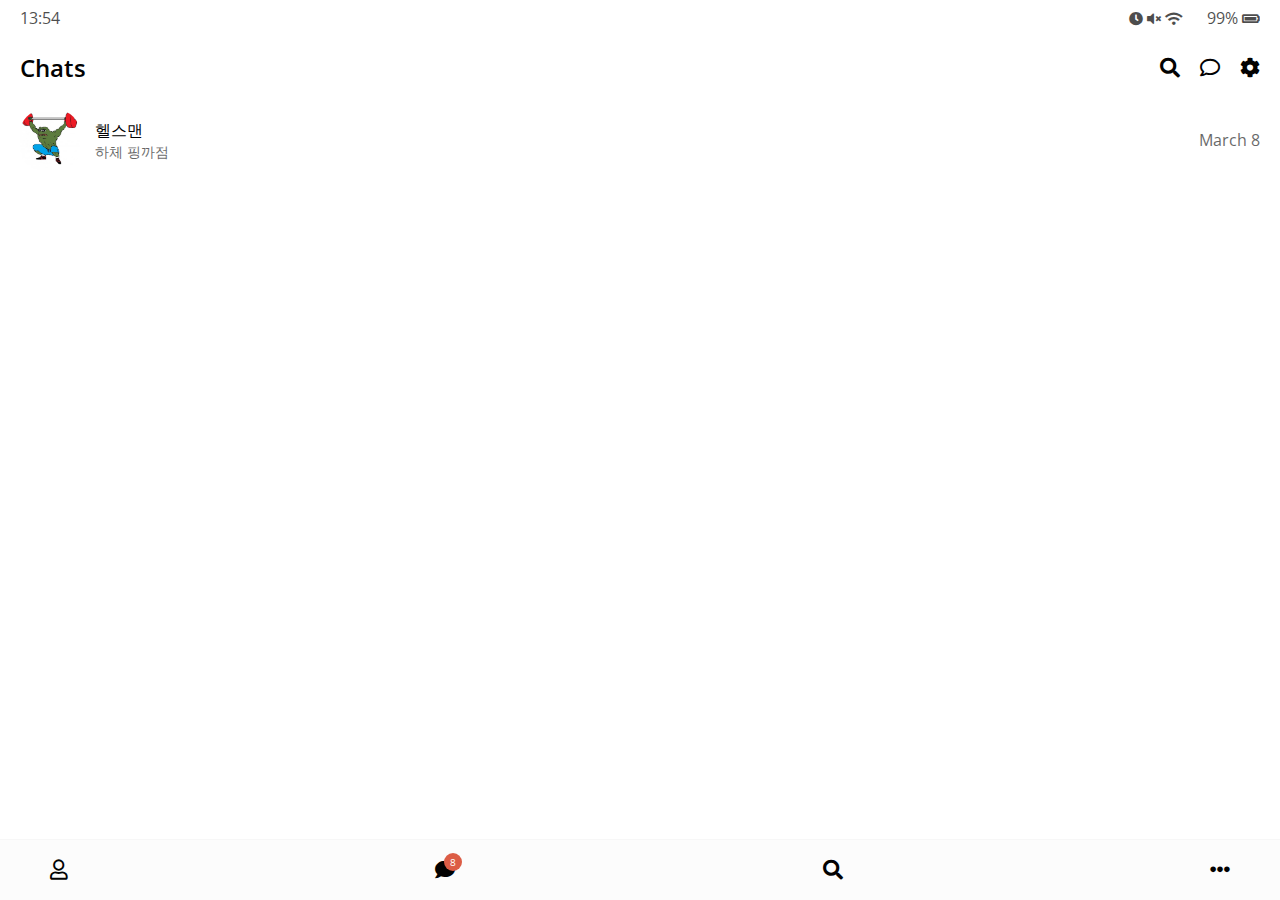
<file: index.html>
<!DOCTYPE html>
<html lang="en">
  <head>
    <meta charset="UTF-8" />
    <meta name="viewport" content="width=device-width, initial-scale=1.0" />
    <link
      rel="stylesheet"
      href="https://cdnjs.cloudflare.com/ajax/libs/font-awesome/5.8.2/css/all.min.css"
    />
    <link rel="stylesheet" href="css/styles.css" />
    <title>Chats | Kakao Clone</title>
  </head>
  <body>
    <div class="status-bar">
      <div class="status-bar__column">
        <span class="status-bar__clock">13:54</span>
      </div>
      <div class="status-bar__column">
        <i class="fas fa-clock"></i>
        <i class="fas fa-volume-mute"></i>
        <i class="fas fa-wifi"></i>
        <span class="status-bar__battery-level">99%</span>
        <i class="fas fa-battery-full"></i>
      </div>
    </div>
    <header class="header">
      <div class="header__header-column">
        <h1 class="header__title">Chats</h1>
      </div>
      <div class="header__header-column">
        <span class="header__icon"> <i class="fas fa-search"></i></span>
        <span class="header__icon">
          <i class="far fa-comment"></i>
        </span>
        <span class="header__icon">
          <i class="fas fa-cog"></i>
        </span>
      </div>
    </header>
    <main class="chats">
      <ul class="chats__list">
        <li class="chats__chat chat">
          <a href="chat.html">
            <div class="chats__chat friend friend">
              <div class="friend__column">
                <img
                  src="images/gym-frog.jpg"
                  class="m-avatar friend__avatar"
                />
                <div class="friend__content">
                  <span class="friend__name">
                    헬스맨
                  </span>
                  <span class="friend__bottom-text">
                    하체 핑까점
                  </span>
                </div>
              </div>
              <div class="friend__column">
                <span class="chat__timestamp">
                  March 8
                </span>
              </div>
            </div>
          </a>
        </li>
      </ul>
    </main>
    <nav class="nav">
      <ul class="nav__list">
        <li class="nav__list-item">
          <a href="friends.html" class="nav__list-link">
            <i class="far fa-user"></i>
          </a>
        </li>
        <li class="nav__list-item">
          <a href="index.html" class="nav__list-link">
            <div class="nav__badge">8</div>
            <i class="fas fa-comment"></i>
          </a>
        </li>
        <li class="nav__list-item">
          <a href="find.html" class="nav__list-link">
            <i class="fas fa-search"></i>
          </a>
        </li>
        <li class="nav__list-item">
          <a href="more.html" class="nav__list-link">
            <i class="fas fa-ellipsis-h"></i>
          </a>
        </li>
      </ul>
    </nav>
  </body>
</html>
</file>
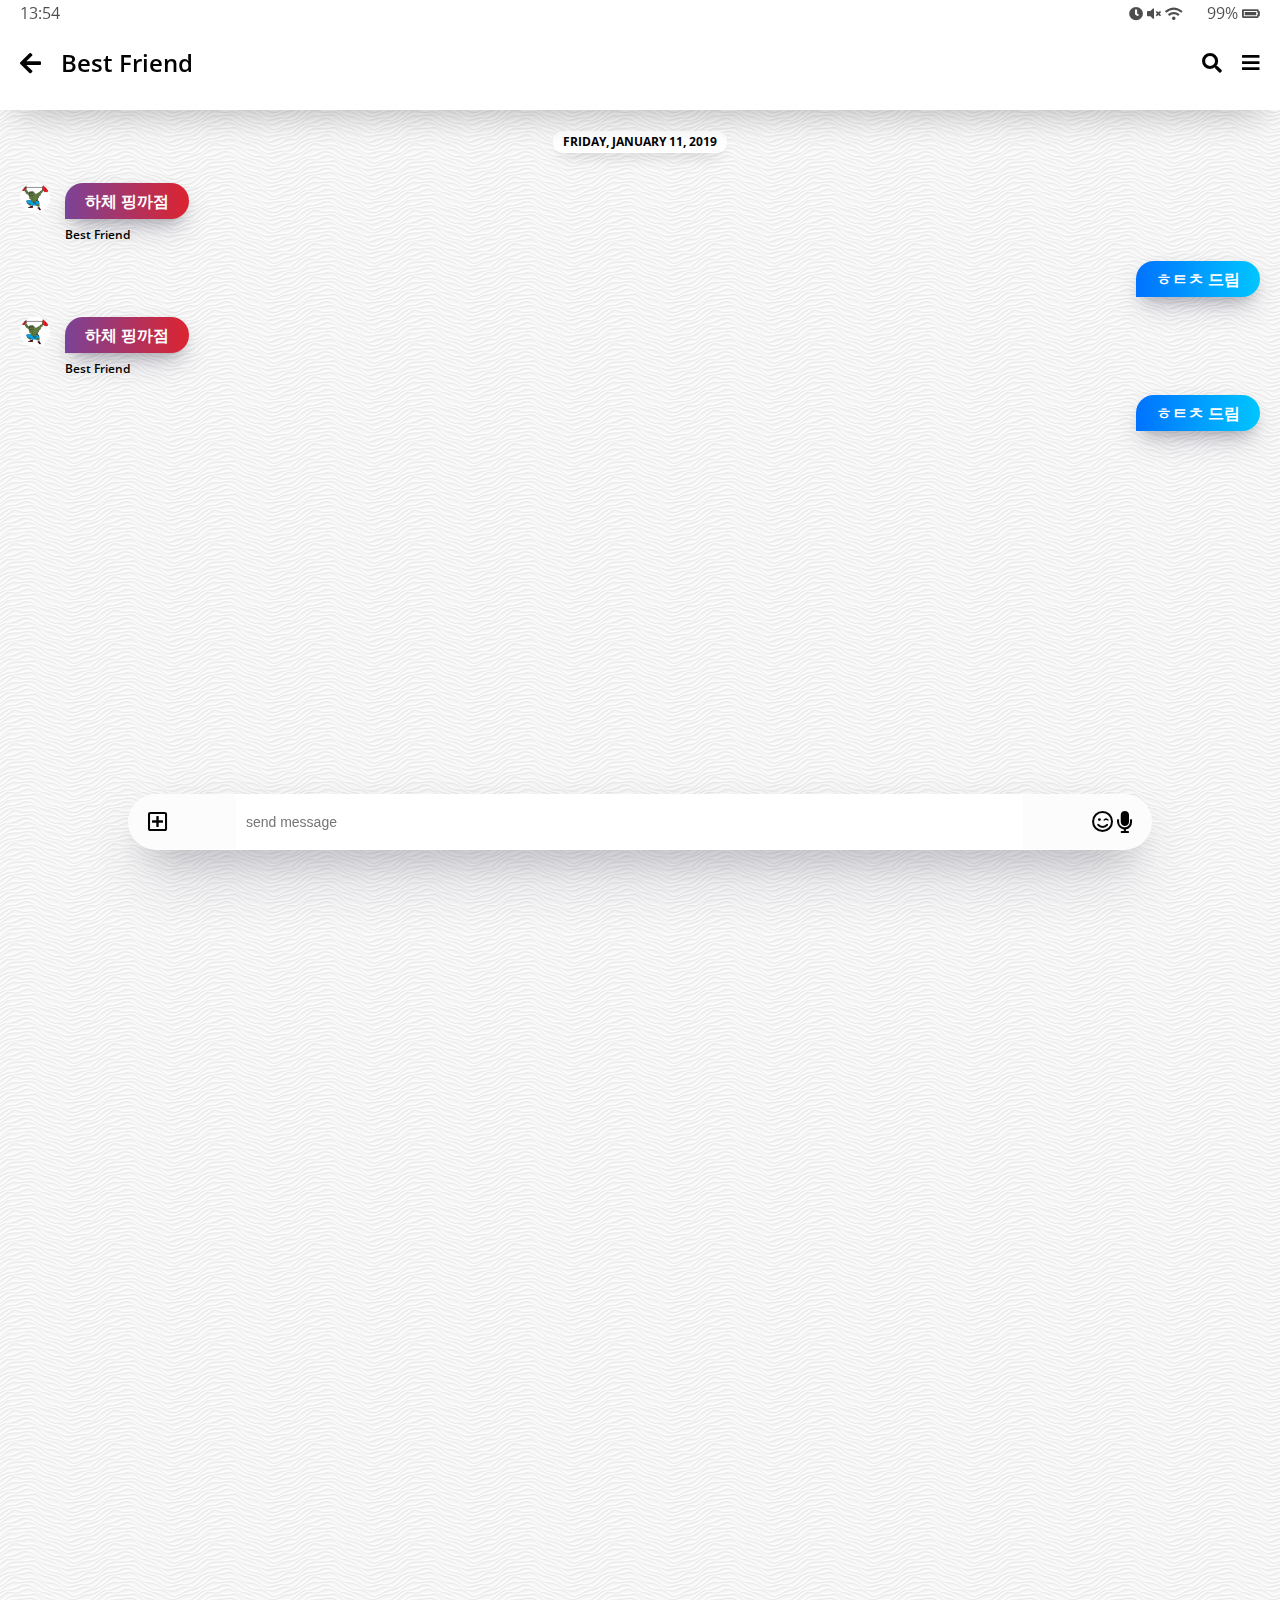
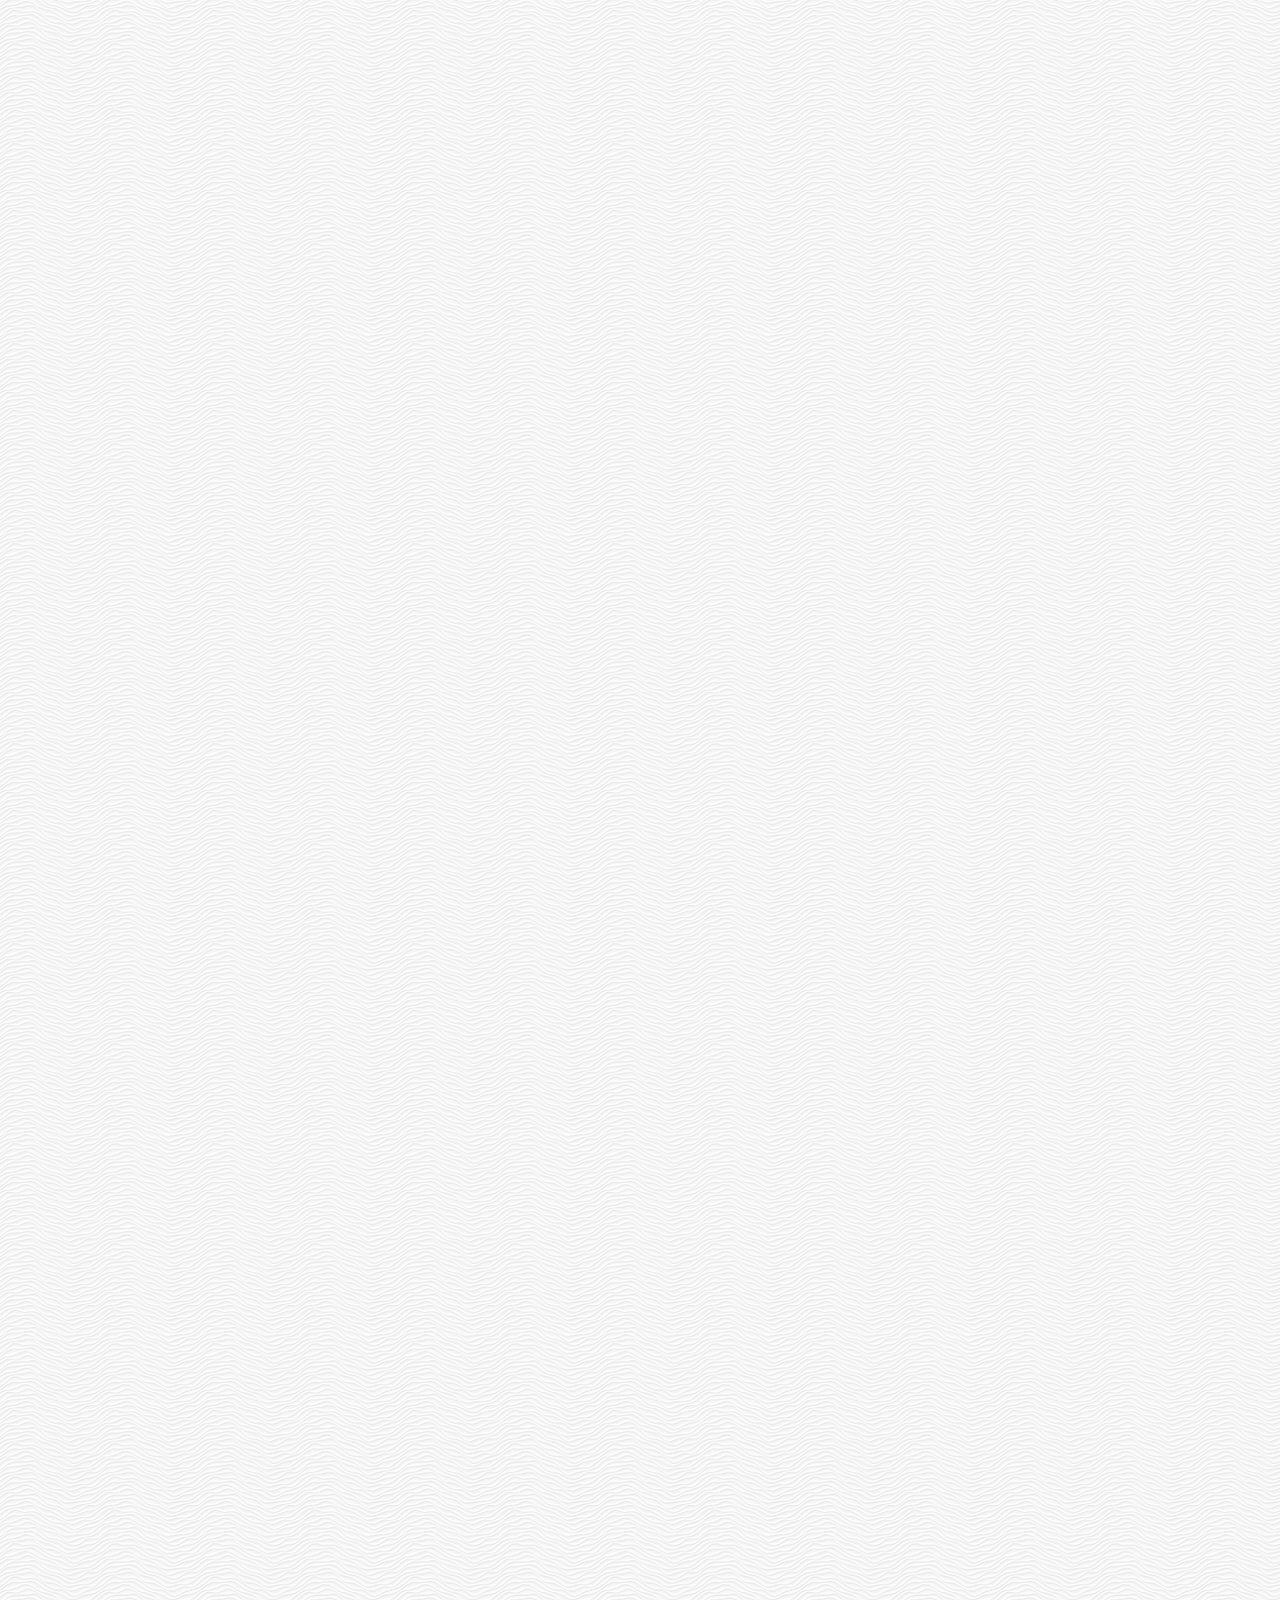
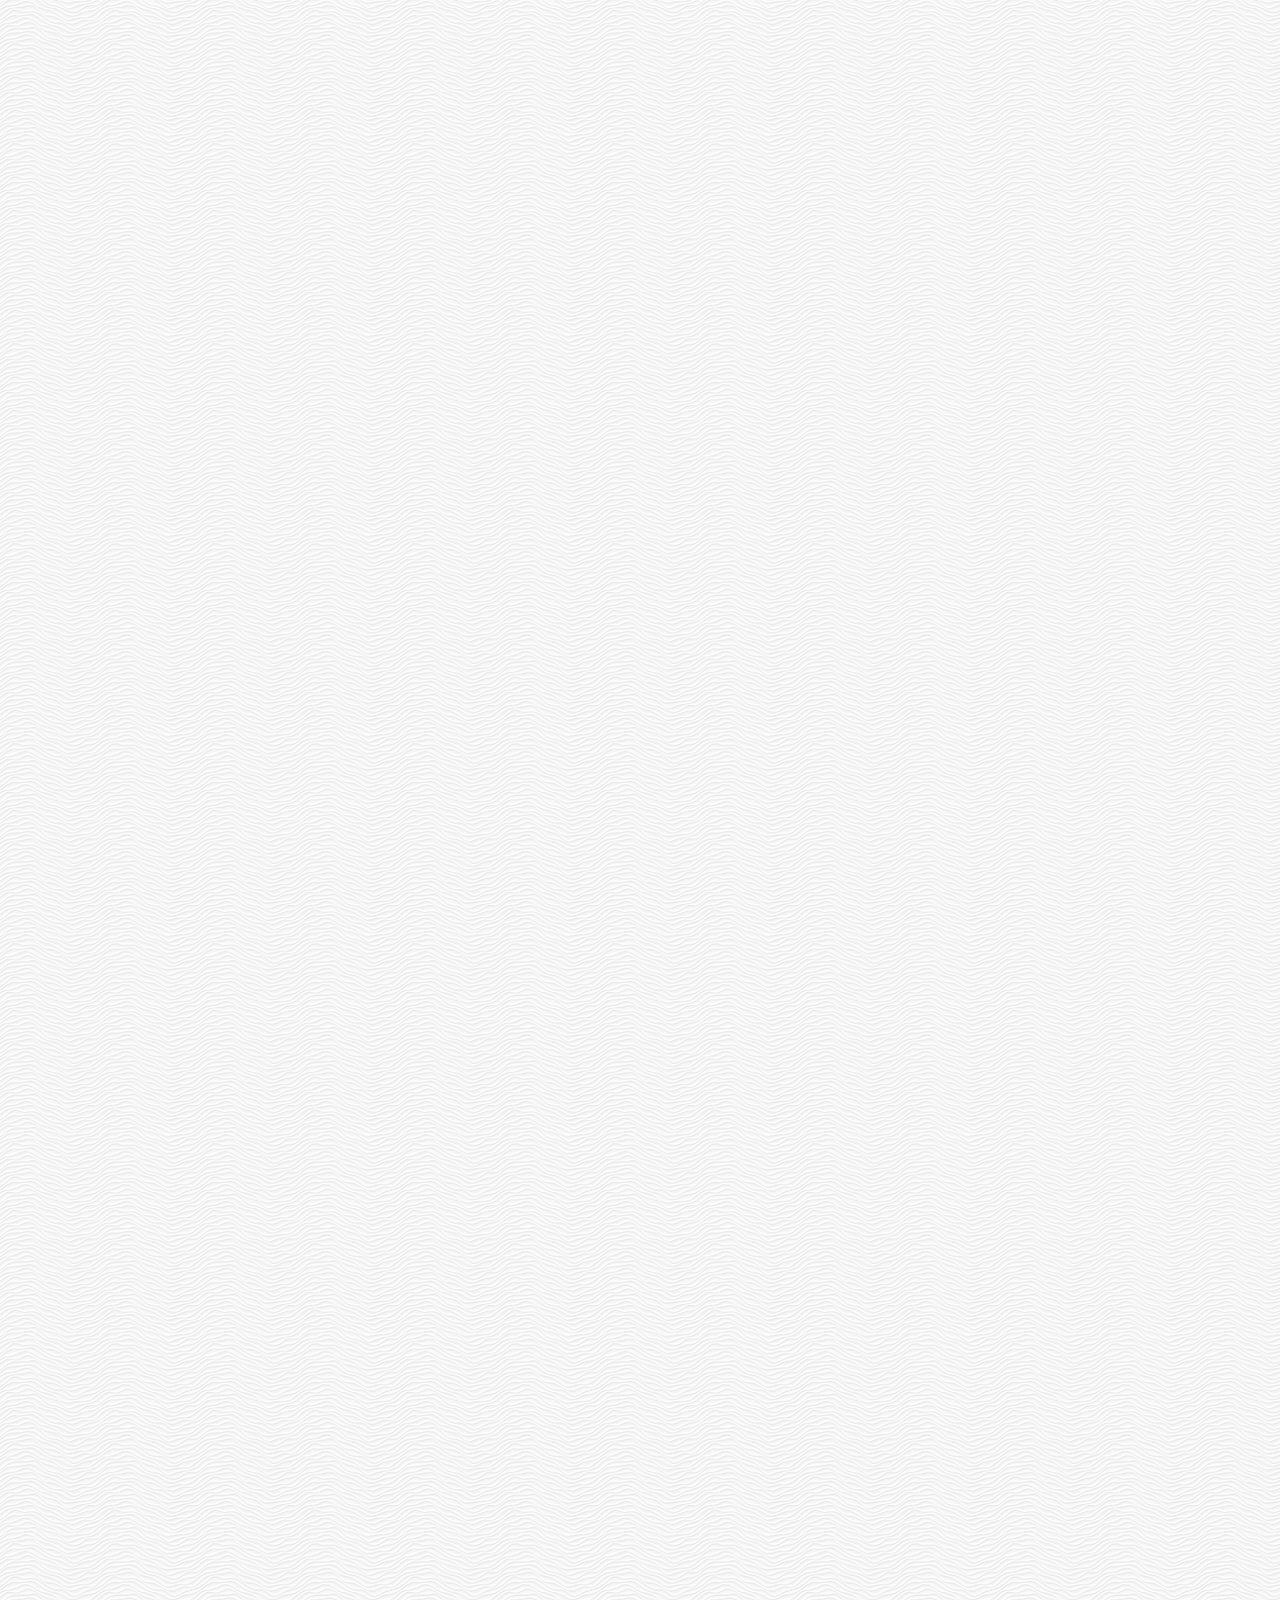
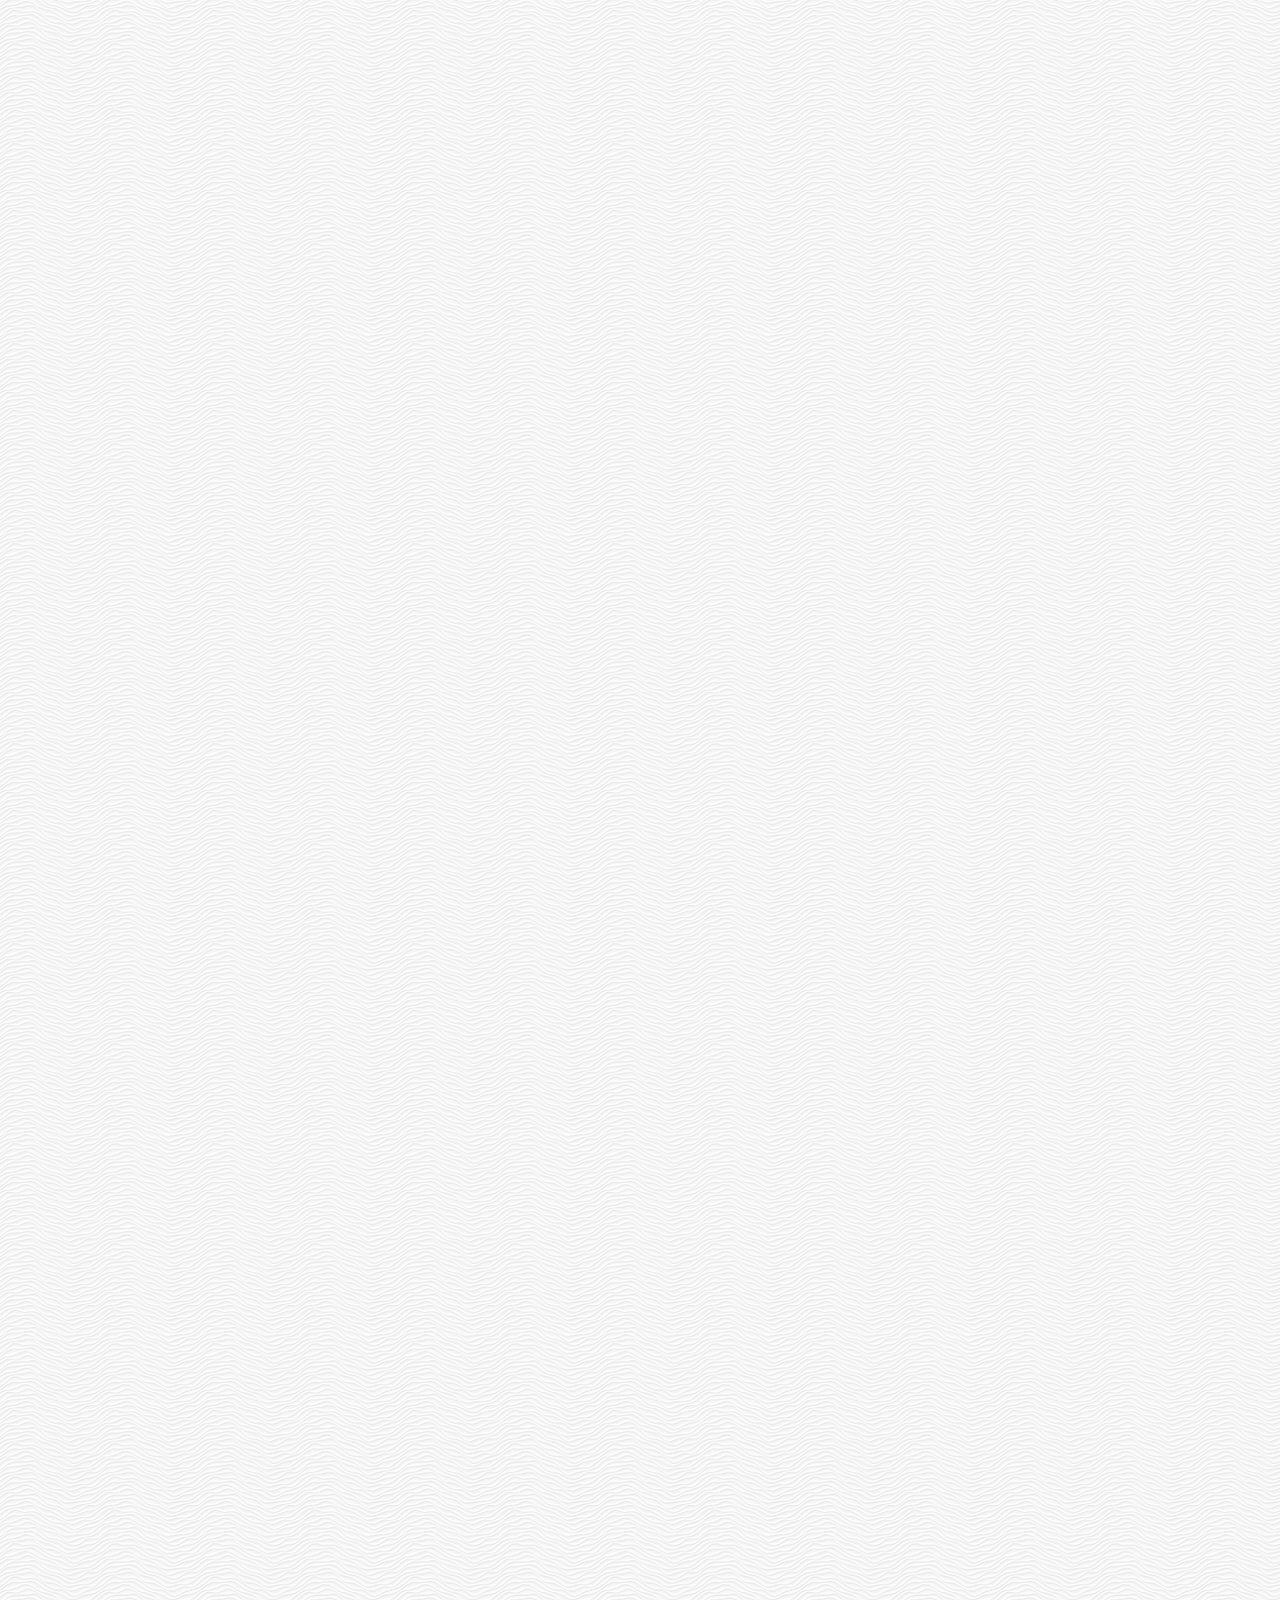
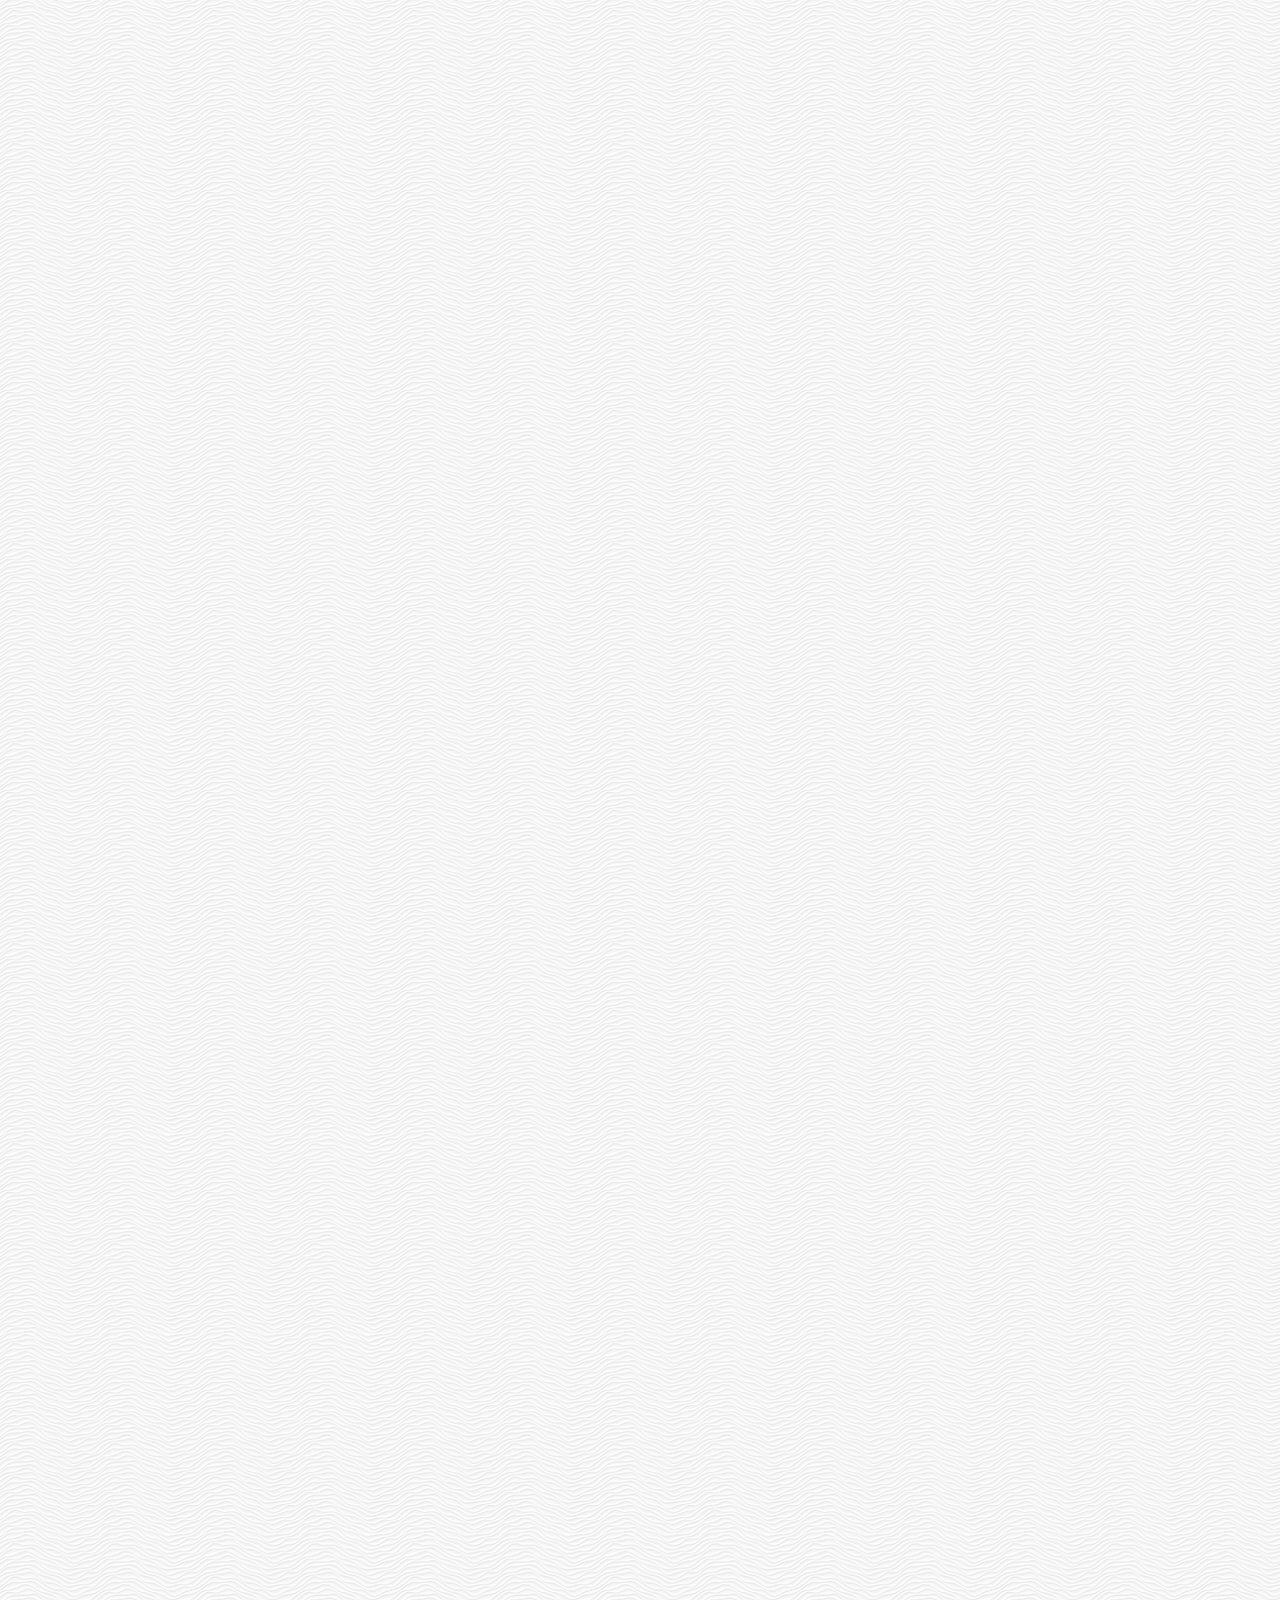
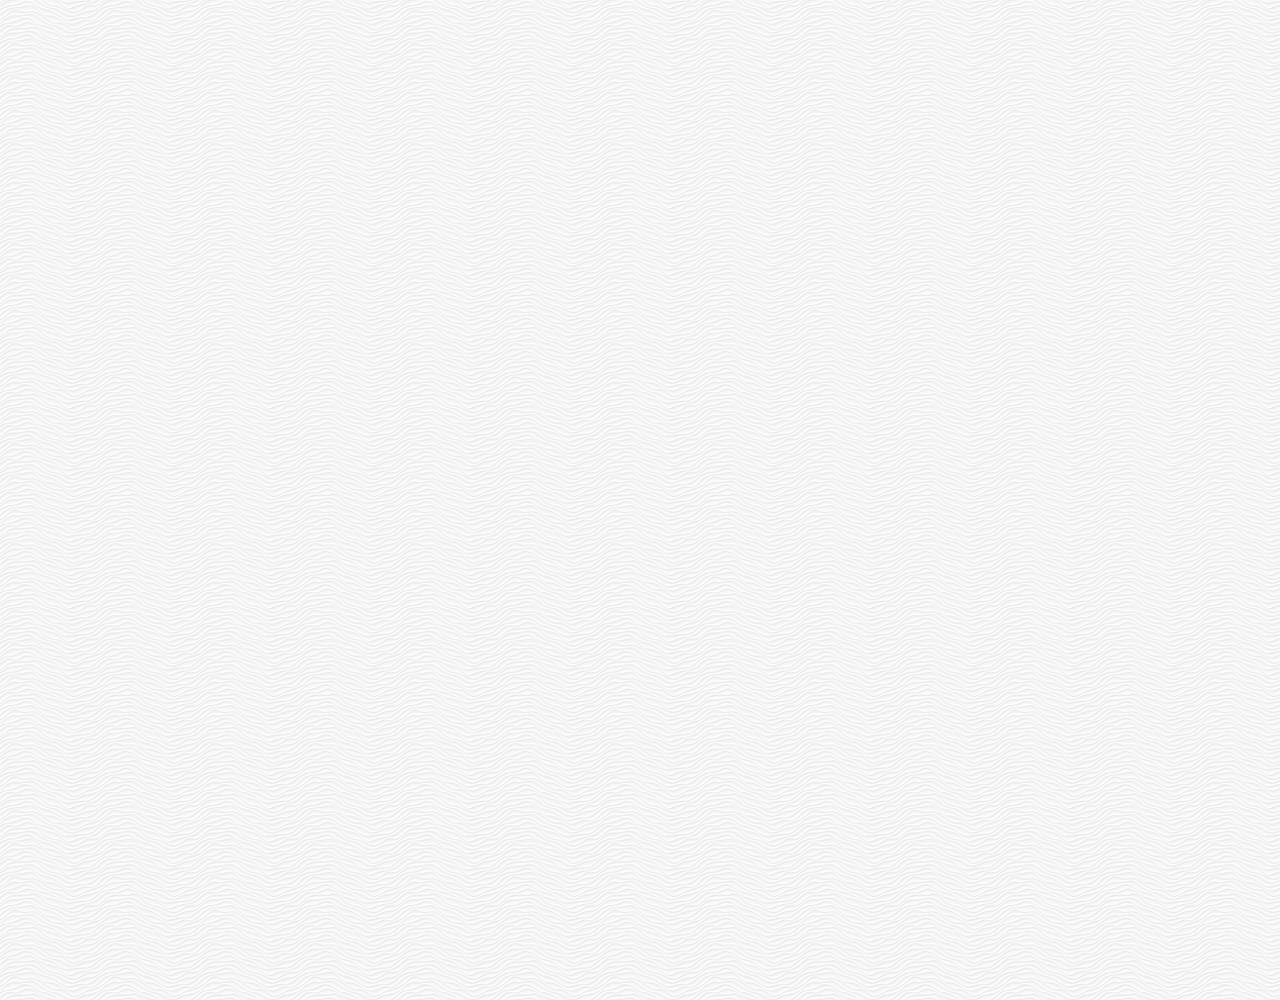
<file: chat.html>
<!DOCTYPE html>
<html lang="en">
  <head>
    <meta charset="UTF-8" />
    <meta name="viewport" content="width=device-width, initial-scale=1.0" />
    <link
      rel="stylesheet"
      href="https://cdnjs.cloudflare.com/ajax/libs/font-awesome/5.8.2/css/all.min.css"
    />
    <link rel="stylesheet" href="css/styles.css" />
    <title>Chat | Kakao Clone</title>
  </head>
  <body class="chats-body">
    <div class="header-wrapper">
      <div class="status-bar">
        <div class="status-bar__column">
          <span class="status-bar__clock">13:54</span>
        </div>
        <div class="status-bar__column">
          <i class="fas fa-clock"></i>
          <i class="fas fa-volume-mute"></i>
          <i class="fas fa-wifi"></i>
          <span class="status-bar__battery-level">99%</span>
          <i class="fas fa-battery-full"></i>
        </div>
      </div>
      <header class="header">
        <div class="header__header-column">
          <a href="index.html" class="header__back-btn">
            <i class="fas fa-arrow-left"></i>
          </a>
          <h1 class="header__title">Best Friend</h1>
        </div>
        <div class="header__header-column">
          <span class="header__icon">
            <i class="fas fa-search"></i>
          </span>
          <div class="header__icon">
            <i class="fas fa-bars"></i>
          </div>
        </div>
      </header>
    </div>
    <main class="chat-screen">
      <ul class="chat__messages">
        <span class="chat__timestamp">Friday, January 11, 2019</span>
        <li class="incoming-message message">
          <img src="images/gym-frog.jpg" class="m-avatar message__avatar" />
          <div class="message__content">
            <span class="message__bubble">
              하체 핑까점
            </span>
            <span class="message__author">Best Friend</span>
          </div>
        </li>
        <li class="sent-message message">
          <div class="message__content">
            <span class="message__bubble">
              ㅎㅌㅊ 드림
            </span>
          </div>
          <li class="incoming-message message">
            <img src="images/gym-frog.jpg" class="m-avatar message__avatar" />
            <div class="message__content">
              <span class="message__bubble">
                하체 핑까점
              </span>
              <span class="message__author">Best Friend</span>
            </div>
          </li>
          <li class="sent-message message">
            <div class="message__content">
              <span class="message__bubble">
                ㅎㅌㅊ 드림
              </span>
        </li>
      </ul>
    </main>
    <div class="chat__write">
      <div class="chat__write-column">
        <i class="far fa-plus-square"></i>
      </div>
      <div class="chat__write-column">
        <input type="text" placeholder="send message" />
      </div>
      <div class="chat__write-column">
        <span class="chat__write-icon">
          <i class="far fa-smile-wink"></i>
        </span>
        <span class="chat__write-icon">
          <i class="fas fa-microphone"></i>
        </span>
      </div>
    </div>
  </body>
</html>
</file>
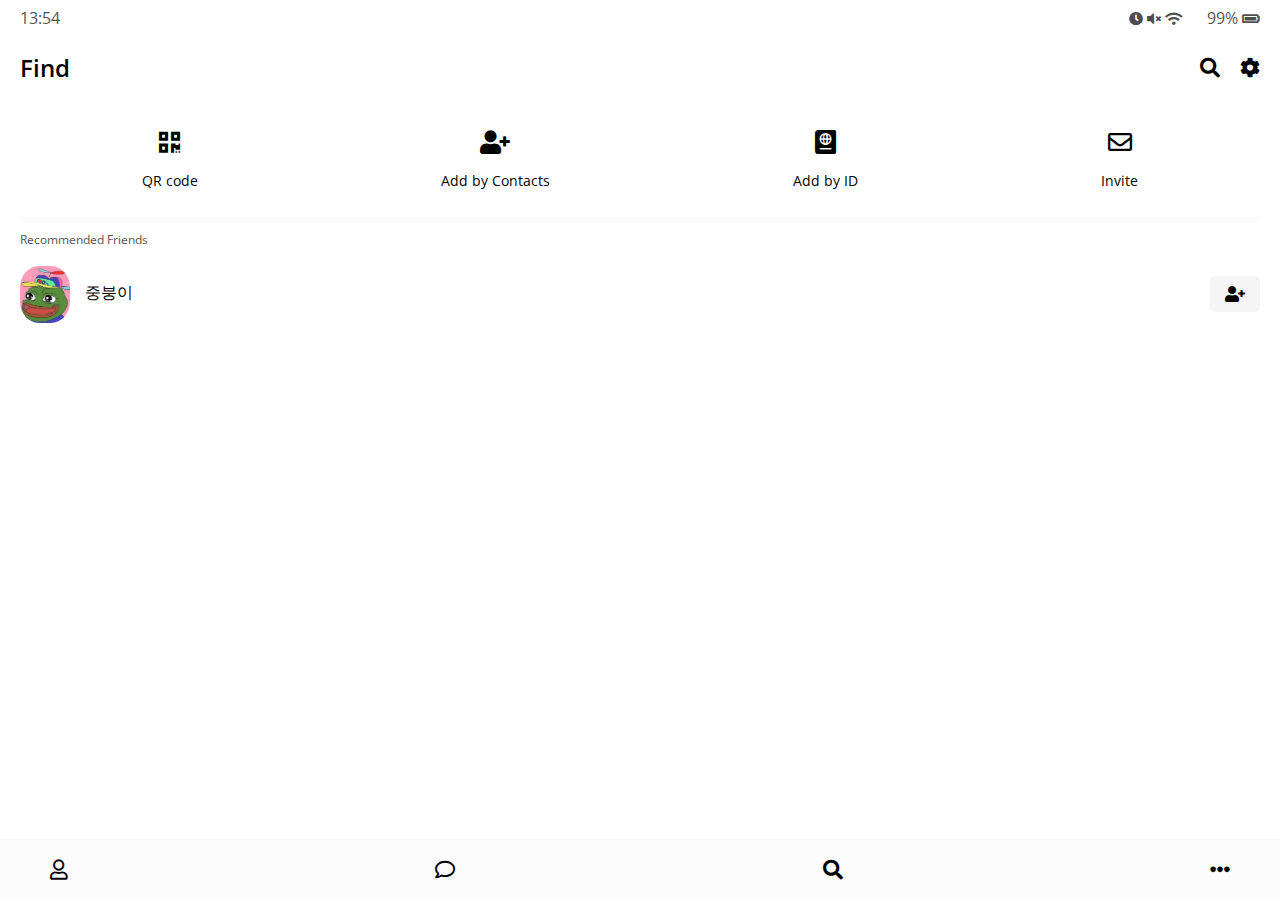
<file: find.html>
<!DOCTYPE html>
<html lang="en">
  <head>
    <meta charset="UTF-8" />
    <meta name="viewport" content="width=device-width, initial-scale=1.0" />
    <link
      rel="stylesheet"
      href="https://cdnjs.cloudflare.com/ajax/libs/font-awesome/5.8.2/css/all.min.css"
    />
    <link rel="stylesheet" href="css/styles.css" />
    <title>Find | Kakao Clone</title>
  </head>
  <body>
    <div class="status-bar">
      <div class="status-bar__column">
        <span class="status-bar__clock">13:54</span>
      </div>
      <div class="status-bar__column">
        <i class="fas fa-clock"></i>
        <i class="fas fa-volume-mute"></i>
        <i class="fas fa-wifi"></i>
        <span class="status-bar__battery-level">99%</span>
        <i class="fas fa-battery-full"></i>
      </div>
    </div>
    <header class="header">
      <div class="header__header-column">
        <h1 class="header__title">Find</h1>
      </div>
      <div class="header__header-column">
        <span class="header__icon"> <i class="fas fa-search"></i></span>

        <span class="header__icon">
          <i class="fas fa-cog"></i>
        </span>
      </div>
    </header>
    <main class="find">
      <header class="find__header">
        <ul class="find__header-list">
          <li class="find__header-btn header-btn">
            <span class="header-btn__icon">
              <i class="fas fa-qrcode fa-2x"></i>
            </span>
            <span class="header-btn__title">
              QR code
            </span>
          </li>
          <li class="find__header-btn header-btn">
            <span class="header-btn__icon">
              <i class="fas fa-user-plus fa-2x"></i>
            </span>
            <span class="header-btn__title">
              Add by Contacts
            </span>
          </li>

          <li class="find__header-btn header-btn">
            <span class="header-btn__icon">
              <i class="fas fa-passport fa-2x"></i>
            </span>
            <span class="header-btn__title">
              Add by ID
              <li class="find__header-btn header-btn">
                <span class="header-btn__icon">
                  <i class="far fa-envelope fa-2x"></i>
                </span>
                <span class="header-btn__title">
                  Invite
                </span>
              </li></span
            >
          </li>
        </ul>
      </header>
      <ul class="find__recommended">
        <h5 class="find__title">
          Recommended Friends
        </h5>
        <li class="find__friend friend friend">
          <div class="friend__column">
            <img src="images/child_frog.jpeg" class="friend__avatar" />
            <div class="friend__content">
              <span class="friend__name">
                중붕이
              </span>
            </div>
          </div>
          <div class="friend__column">
            <div class="friend__add-btn">
              <i class="fas fa-user-plus"></i>
            </div>
          </div>
        </li>
      </ul>
    </main>
    <nav class="nav">
      <ul class="nav__list">
        <li class="nav__list-item">
          <a href="friends.html" class="nav__list-link">
            <i class="far fa-user"></i>
          </a>
        </li>
        <li class="nav__list-item">
          <a href="index.html" class="nav__list-link">
            <i class="far fa-comment"></i>
          </a>
        </li>
        <li class="nav__list-item">
          <a href="find.html" class="nav__list-link">
            <i class="fas fa-search"></i>
          </a>
        </li>
        <li class="nav__list-item">
          <a href="more.html" class="nav__list-link">
            <i class="fas fa-ellipsis-h"></i>
          </a>
        </li>
      </ul>
    </nav>
  </body>
</html>
</file>
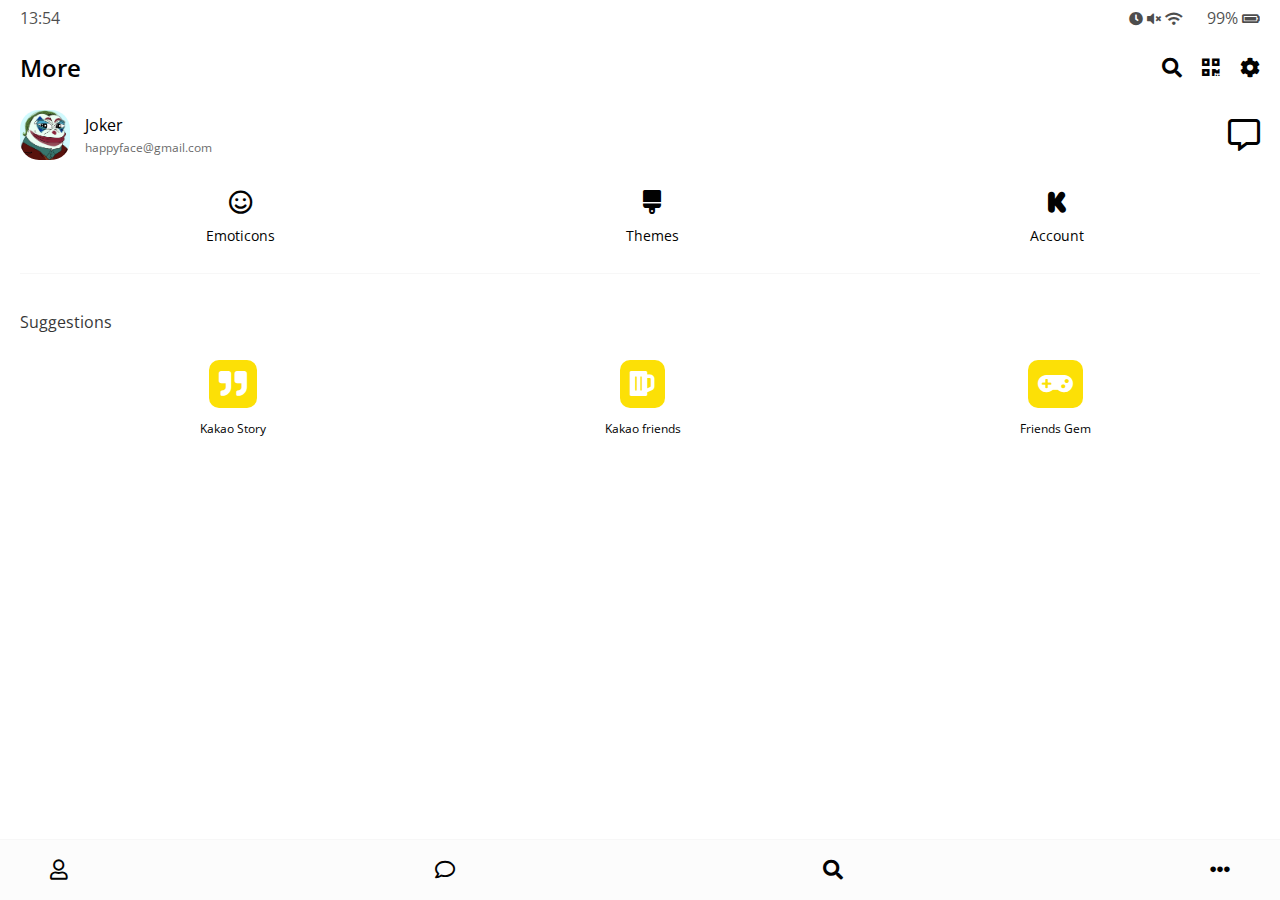
<file: more.html>
<!DOCTYPE html>
<html lang="en">
  <head>
    <meta charset="UTF-8" />
    <meta name="viewport" content="width=device-width, initial-scale=1.0" />
    <link
      rel="stylesheet"
      href="https://cdnjs.cloudflare.com/ajax/libs/font-awesome/5.8.2/css/all.min.css"
    />
    <link rel="stylesheet" href="css/styles.css" />
    <title>More | Kakao Clone</title>
  </head>
  <body>
    <div class="status-bar">
      <div class="status-bar__column">
        <span class="status-bar__clock">13:54</span>
      </div>
      <div class="status-bar__column">
        <i class="fas fa-clock"></i>
        <i class="fas fa-volume-mute"></i>
        <i class="fas fa-wifi"></i>
        <span class="status-bar__battery-level">99%</span>
        <i class="fas fa-battery-full"></i>
      </div>
    </div>
    <header class="header">
      <div class="header__header-column">
        <h1 class="header__title">More</h1>
      </div>
      <div class="header__header-column">
        <span class="header__icon"> <i class="fas fa-search"></i></span>
        <span class="header__icon">
          <i class="fas fa-qrcode"></i>
        </span>
        <span class="header__icon">
          <a href="settings.html">
            <i class="fas fa-cog"></i>
          </a>
        </span>
      </div>
    </header>
    <main class="more">
      <header class="more__header">
        <div class="friends__friend friend friend">
          <div class="friend__column">
            <img src="images/joker_frog.jpg" class="g-avatar friend__avatar" />
            <div class="friend__content">
              <span class="friend__name">
                Joker
              </span>
              <span class="friend__status">
                happyface@gmail.com
              </span>
            </div>
          </div>
          <div class="friend__column">
            <i class="far fa-comment-alt fa-2x"></i>
          </div>
        </div>
        <ul class="more__btn-list">
          <li class="more__btn">
            <span class="more__btn-icon">
              <i class="far fa-smile fa-2x"></i>
            </span>
            <span class="more__btn-title">Emoticons</span>
          </li>
          <li class="more__btn">
            <span class="more__btn-icon">
              <i class="fas fa-brush fa-2x"></i>
            </span>
            <span class="more__btn-title">Themes</span>
          </li>
          <li class="more__btn">
            <span class="more__btn-icon">
              <i class="fab fa-kickstarter-k fa-2x"></i>
            </span>
            <span class="more__btn-title">Account</span>
          </li>
        </ul>
      </header>
      <section class="more__suggestions">
        <h5 class="more__title">Suggestions</h5>
        <ul class="more__suggestion-list">
          <li class="more__suggestion suggestion">
            <span class="suggestion__icon">
              <i class="fas fa-quote-right"></i>
            </span>
            <span class="suggestion__title">Kakao Story</span>
          </li>
          <li class="more__suggestion suggestion">
            <span class="suggestion__icon">
              <i class="fas fa-beer fa-2x"></i>
            </span>
            <span class="suggestion__title">Kakao friends</span>
          </li>
          <li class="more__suggestion suggestion">
            <span class="suggestion__icon">
              <i class="fas fa-gamepad fa-2x"></i>
            </span>
            <span class="suggestion__title">Friends Gem</span>
          </li>
        </ul>
      </section>
    </main>
    <nav class="nav">
      <ul class="nav__list">
        <li class="nav__list-item">
          <a href="friends.html" class="nav__list-link">
            <i class="far fa-user"></i>
          </a>
        </li>
        <li class="nav__list-item">
          <a href="index.html" class="nav__list-link">
            <i class="far fa-comment"></i>
          </a>
        </li>
        <li class="nav__list-item">
          <a href="find.html" class="nav__list-link">
            <i class="fas fa-search"></i>
          </a>
        </li>
        <li class="nav__list-item">
          <a href="more.html" class="nav__list-link">
            <i class="fas fa-ellipsis-h"></i>
          </a>
        </li>
      </ul>
    </nav>
  </body>
</html>
</file>
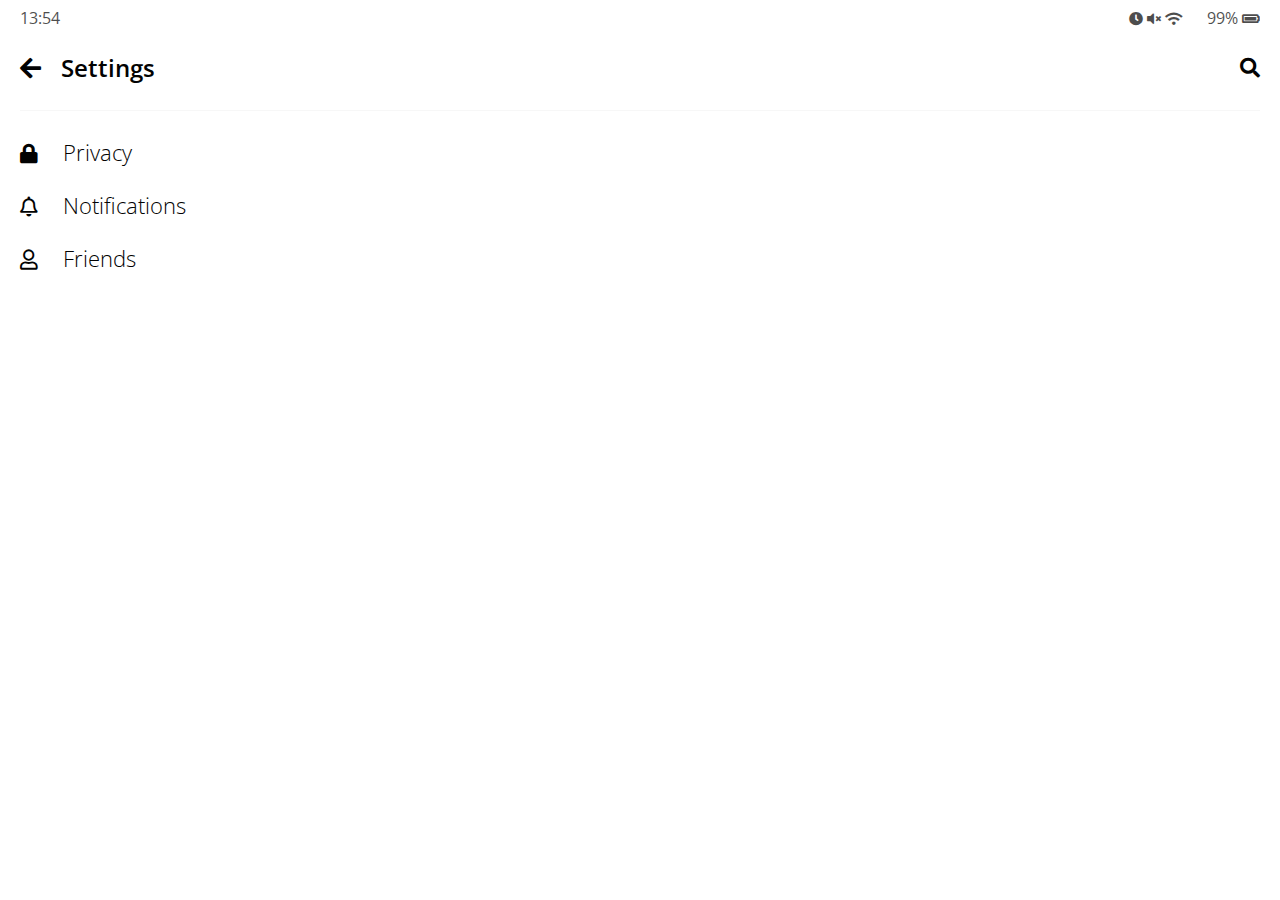
<file: settings.html>
<!DOCTYPE html>
<html lang="en">
  <head>
    <meta charset="UTF-8" />
    <meta name="viewport" content="width=device-width, initial-scale=1.0" />
    <link
      rel="stylesheet"
      href="https://cdnjs.cloudflare.com/ajax/libs/font-awesome/5.8.2/css/all.min.css"
    />
    <link rel="stylesheet" href="css/styles.css">
    <title>Settings | Kakao Clone</title>
  </head>
  <body>
    <div class="status-bar">
      <div class="status-bar__column">
        <span class="status-bar__clock">13:54</span>
      </div>
      <div class="status-bar__column">
        <i class="fas fa-clock"></i>
        <i class="fas fa-volume-mute"></i>
        <i class="fas fa-wifi"></i>
        <span class="status-bar__battery-level">99%</span>
        <i class="fas fa-battery-full"></i>
      </div>
      </div>
     <header class="header">
       <div class="header__header-column">
               <a href="more.html" class="header__back-btn">
               <i class="fas fa-arrow-left"></i>
           </a>
         <h1 class="header__title">Settings</h1>
       </div>
       <div class="header__header-column">
         <span class="header__icon">
           <i class="fas fa-search"></i></span>
         </span>
       </div>
     </header>
     <main class="settings">
         <section class="settings__sections">
         <ul class="settings__list">
             <li class="settings__setting">
                 <span class="settings__icon">
                    <i class="fas fa-lock"></i>
                 </span>
                 <span class="settings__title">Privacy</span>
                </li>
                <li class="settings__setting">
                    <span class="settings__icon">
                    <i class="far fa-bell"></i>
                    </span>
                    <span class="settings__title">Notifications</span>
                   </li>
                   <li class="settings__setting">
                    <span class="settings__icon">
                        <i class="far fa-user"></i>
                    </span>
                    <span class="settings__title">Friends</span>
                   </li>
         </ul>
        </section>
     </main>
  </body>
</html>
</file>
<file: css/styles.css>
@import url("https://fonts.googleapis.com/css2?family=Open+Sans:wght@300;400;600;700&display=swap");
@import "reset.css";
@import "status-bar.css";
@import "header.css";
@import "nav-bar.css";
@import "friend.css";
@import "friends.css";
@import "find.css";
@import "settings.css";
@import "more.css";
@import "chat.css";

* {
  box-sizing: border-box;
}

body {
  background-color: white;
  padding: 10px 20px;
  color: #020202;
  font-family: "Open Sans", -apple-system, BlinkMacSystemFont, "Segoe UI",
    Roboto, Oxygen, Ubuntu, Cantarell, "Helvetica Neue", sans-serif;
}

a {
  color: inherit;
  text-decoration: none;
}
</file>
